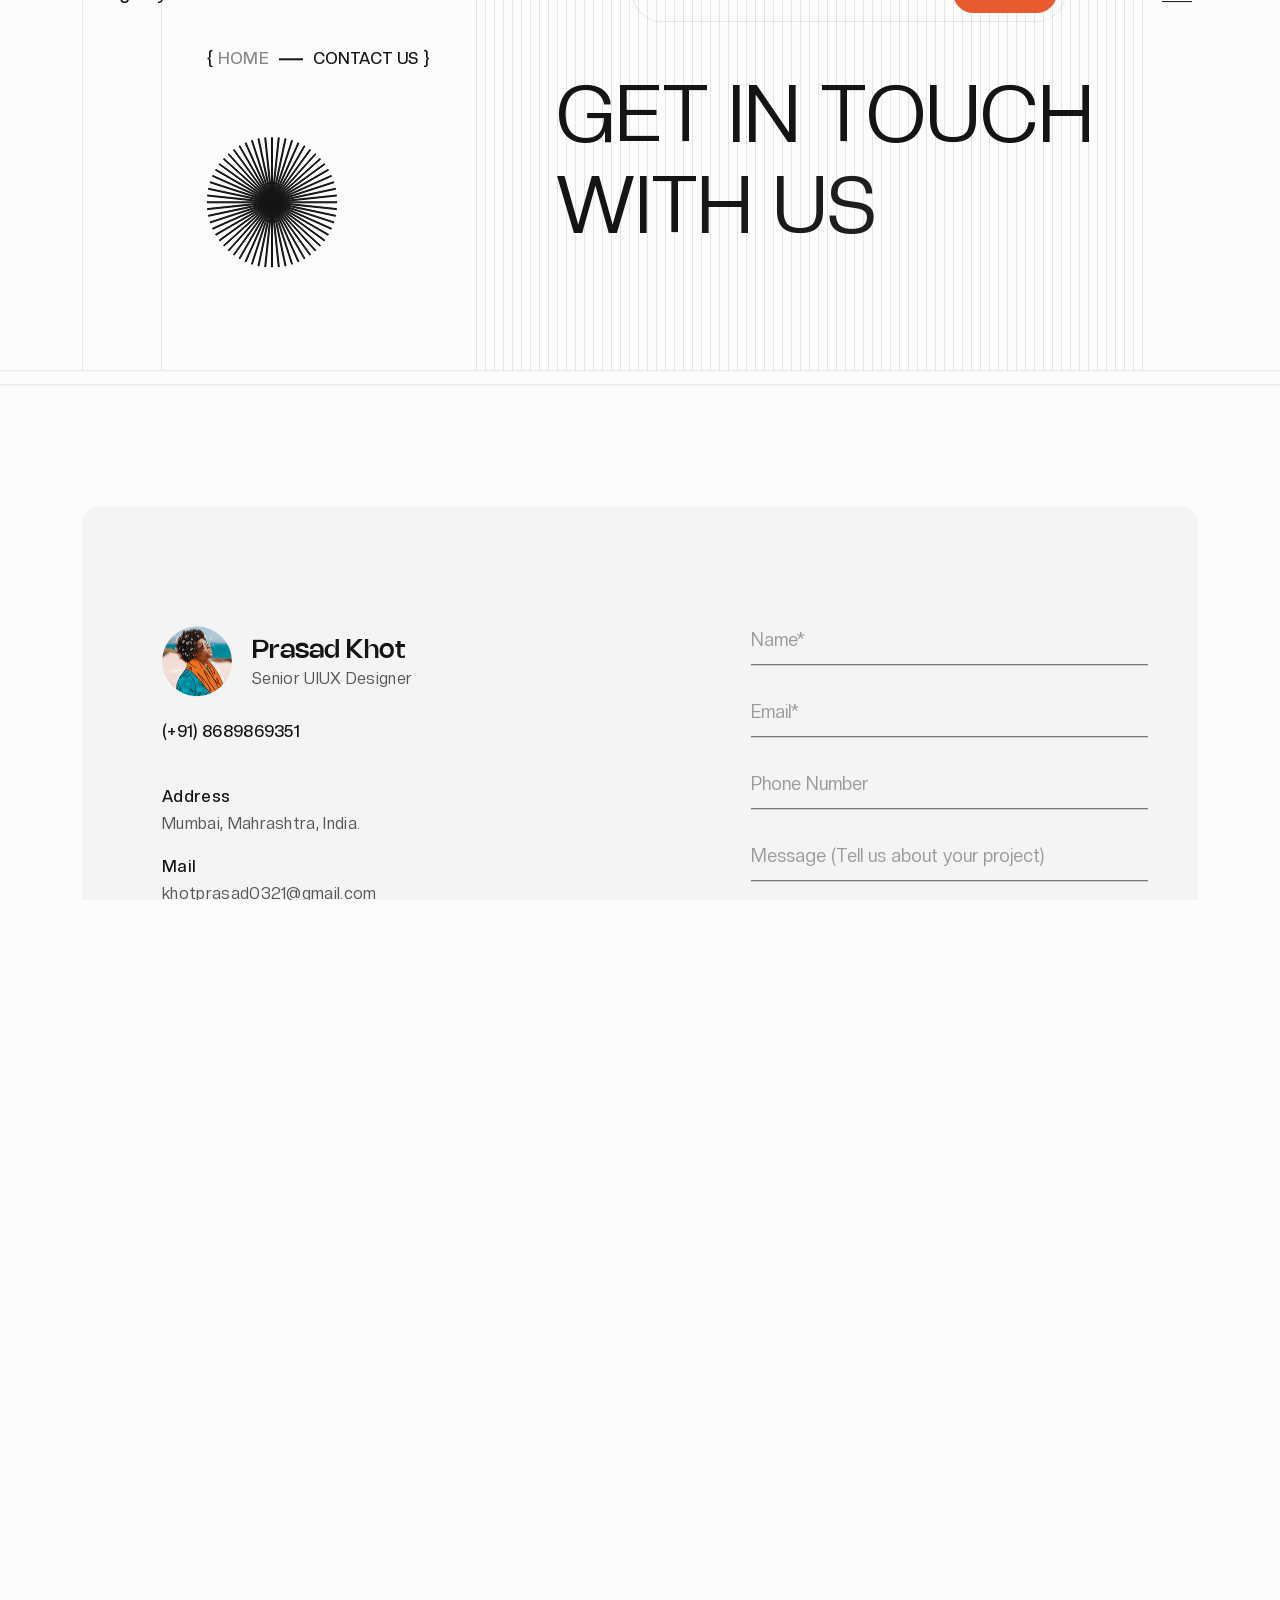
<file: contact.html>
<!DOCTYPE html>
<html lang="en">
  <meta http-equiv="content-type" content="text/html;charset=UTF-8" />
  
  <head>
    <meta charset="UTF-8" />
    <meta name="viewport" content="width=device-width, initial-scale=1.0" />
    <meta http-equiv="X-UA-Compatible" content="IE=edge" />
    <meta name="description" content="" />
    <meta name="keywords" content="" />
    <meta name="author" content="prasad" />
    <meta property="og:title" content="" />
    <meta property="og:description" content="" />
    <meta property="og:type" content="website" />
    <meta property="og:url" content="#" />
    <meta property="og:image" content="../assets/images/preview.html" />
    <meta name="twitter:card" content="summary_large_image" />
    <meta name="twitter:title" content="" />
    <meta name="twitter:description" content="" />
    <meta name="twitter:image" content="../assets/images/preview.html" />
    <meta name="developer" content="Sakebul Islam" />
    <title>Prasad Khot - Senior UIUX Designer</title>
    <link rel="icon" href="assets/images/favicon.png" type="image/x-icon" />
    <link rel="stylesheet" href="assets/css/plugins.css" />
    <link rel="stylesheet" href="assets/css/style.css" />
  </head>

  <body class="inner-page">
    <!-- ================= Preloader Start ================= -->
    <div id="preloader">
      <div id="container" class="container-preloader">
        <!-- <div class="animation-preloader">
          <div class="spinner"></div>
        </div> -->
        <div class="loader-section section-left"></div>
        <div class="loader-section section-right"></div>
      </div>
    </div>
    <!-- ================= Preloader End ================= -->

    <!-- ================= Scroll to top Start ================= -->
    <div class="progress-wrap">
      <svg class="progress-circle svg-content" width="100%" height="100%" viewBox="-1 -1 102 102">
        <path d="M50,1 a49,49 0 0,1 0,98 a49,49 0 0,1 0,-98"></path>
      </svg>
    </div>
    <!-- ================= Scroll to top End ================= -->

    <!-- ================= Sidebar area start here ================= -->
    <div class="offcanvas offcanvas-end" tabindex="-1" id="offcanvasRight">
      <div class="offcanvas-header">
        <h5 class="offcanvas-title">
          <a class='header__logo' href='index.html'>
            <img src="assets/images/logo.svg" alt="logo" />
          </a>
        </h5>
        <button type="button" class="hamburger-menu-close" data-bs-dismiss="offcanvas" aria-label="Close">
          <i class="fa-duotone fa-regular fa-xmark"></i>
        </button>
      </div>
      <div class="offcanvas-menu">
        <!-- Start Mobile Menu -->
        <nav>
          <ul class="orvio__nav-list">
            <li class="orvio__nav-item">
              <a href="#" class="orvio__nav-link" onclick="return false;">
                Home
                <span class="orvio__toggle-btn"></span>
              </a>
            </li>
            <li class="orvio__nav-item">
              <a class='orvio__nav-link' href='about.html'>About</a>
            </li>
            <li class="orvio__nav-item">
              <a class='orvio__nav-link' href='portfolio.html'> Portfolio </a>
            </li>
            <li class="orvio__nav-item">
              <a class='orvio__nav-link' href='contact.html'>Contact</a>
            </li>

          </ul>
        </nav>
        <!-- End Mobile Menu -->
      </div>
      <div class="offcanvas-body">
        <div class="mobile-menu-social-media">
          <a href="#"><i class="fa-brands fa-facebook-f"></i></a>
          <a href="#"><i class="fa-brands fa-youtube"></i></a>
          <a href="#"><i class="fa-brands fa-linkedin-in"></i></a>
          <a href="#"><i class="fa-brands fa-twitter"></i></a>
        </div>
        <p class="info">Orvio is a creative digital agency offering design, branding, and web development services tailored for modern businesses.</p>
        <div class="orvio__mobile-menu-copyright">
          <p class="orvio__mobile-menu-copyright-text">© <span class="current-year"></span> <a href="https://wprealizer.com/">wprealizer</a> . All Rights Reserved.</p>
        </div>
      </div>
    </div>
    <!-- ================= Sidebar area end here ================= -->

    <div id="smooth-wrapper">
      <div id="smooth-content">
        <!-- ================= Header Section Start ================= -->
        <header class="header-2 section position-absolute top-0 w-100">
          <div class="container large-container">
            <div class="header__main">
             <div class="header-2__left-content">
                <!-- <a class='header__logo' href='index.html'>
                  <img src="assets/images/logo.png" alt="logo" />
                </a> -->
                <a href="index.html" class="contact-mail">Design By Prasad</a>
              </div>

              <div class="header__main-menu v2">
                <nav class="circle">
                  <ul>
                    <li >
                      <a href="index.html"> Home </a>
                    </li>
                    <li class="">
                      <a class='' href='about.html'>About</a>
                    </li>
                    <li class="">
                      <a class='' href='portfolio.html'>Portfolio</a>
                    </li>
                    <li class="active">
                      <a class='' href='contact.html'>Contact</a>
                    </li>
                   
                  </ul>
                </nav>
                <div class="menu-btns">
                  <button class="hamburger-menu" type="button" data-bs-toggle="offcanvas" data-bs-target="#offcanvasRight" aria-controls="offcanvasRight">
                    <span class="hamburger-bar"></span>
                    <span class="hamburger-bar"></span>
                    <span class="hamburger-bar"></span>
                  </button>
                </div>
              </div>
            </div>
          </div>
        </header>
        <!-- ================= Header Section End ================= -->
        <main>
          <!--================= breadcrumb section start =================-->
          <div class="breadcrumb section">
            <div class="container large-container">
              <div class="row">
                <div class="col-12">
                  <div class="breadcrumb__wrapper">
                    <div class="breadcrumb__left"></div>
                    <div class="breadcrumb__nav">
                      <nav aria-label="breadcrumb">
                        <ol class="breadcrumb">
                          <li class="breadcrumb-item">
                            <a href='index.html'>Home</a>
                          </li>
                          <li class="breadcrumb-item active" aria-current="page">CONTACT US</li>
                        </ol>
                      </nav>
                      <div class="circle-shape">
                        <svg xmlns="http://www.w3.org/2000/svg" width="130" height="130" viewBox="0 0 130 130" fill="none">
                          <path d="M65.5 0L65.502 55.4043L71.2969 0.303711L72.292 0.408203L66.5029 55.5088L78.0254 1.31641L78.5146 1.41992L79.0029 1.52441L67.4873 55.7148L84.6104 3.02637L85.5615 3.33594L68.4434 56.0283L90.9814 5.41602L91.4375 5.61914L91.8945 5.82324L69.3613 56.4395L97.0674 8.45801L97.9326 8.95801L70.2344 56.9395L102.802 12.1201L103.61 12.708L71.0459 57.5332L108.122 16.3613L108.493 16.6953L108.865 17.0303L71.8018 58.1973L112.97 21.1348L113.305 21.5068L113.639 21.8779L72.4658 58.9531L117.292 26.3896L117.88 27.1982L73.0596 59.7646L121.042 32.0674L121.542 32.9326L73.5596 60.6377L124.177 38.1055L124.381 38.5625L124.584 39.0186L73.9707 61.5557L126.664 44.4385L126.974 45.3896L74.2842 62.5117L128.476 50.9971L128.58 51.4854L128.684 51.9746L74.4902 63.4961L129.592 57.708L129.696 58.7031L74.5947 64.4971L130 64.5V65.5L74.5947 65.502L129.696 71.2969L129.592 72.292L74.4902 66.5029L128.684 78.0254L128.58 78.5146L128.476 79.0029L74.2842 67.4873L126.974 84.6104L126.664 85.5615L73.9707 68.4434L124.584 90.9814L124.381 91.4375L124.177 91.8945L73.5596 69.3613L121.542 97.0674L121.042 97.9326L73.0596 70.2344L117.88 102.802L117.292 103.61L72.4658 71.0459L113.639 108.122L113.305 108.493L112.97 108.865L71.8018 71.8018L108.865 112.97L108.493 113.305L108.122 113.639L71.0459 72.4658L103.61 117.292L102.802 117.88L70.2344 73.0596L97.9326 121.042L97.0674 121.542L69.3613 73.5596L91.8945 124.177L91.4375 124.381L90.9814 124.584L68.4434 73.9707L85.5615 126.664L84.6104 126.974L67.4873 74.2842L79.0029 128.476L78.5146 128.58L78.0254 128.684L66.5029 74.4902L72.292 129.592L71.2969 129.696L65.502 74.5947L65.5 130H64.5L64.4971 74.5947L58.7031 129.696L57.708 129.592L57.9834 126.974L63.4961 74.4902L51.9746 128.684L51.4854 128.58L50.9971 128.476L51.8672 124.381L62.5117 74.2842L45.3896 126.974L44.4385 126.664L45.1807 124.381L61.5557 73.9707L39.0186 124.584L38.5625 124.381L38.1055 124.177L39.501 121.042L60.6377 73.5596L32.9326 121.542L32.0674 121.042L59.7646 73.0596L27.1982 117.88L26.3896 117.292L29.0439 113.639L58.9531 72.4658L21.8779 113.639L21.5068 113.305L21.1348 112.97L58.1973 71.8018L17.0303 108.865L16.6953 108.493L16.3613 108.122L57.5332 71.0459L12.708 103.61L12.1201 102.802L56.9395 70.2344L8.95801 97.9326L8.45801 97.0674L56.4395 69.3613L5.82324 91.8945L5.61914 91.4375L5.41602 90.9814L56.0283 68.4434L3.33594 85.5615L3.18164 85.0859L3.02637 84.6104L55.7148 67.4873L1.52441 79.0029L1.41992 78.5146L1.31641 78.0254L55.5088 66.5029L0.408203 72.292L0.303711 71.2969L55.4043 65.502L0 65.5L0 64.5L55.4043 64.4971L0.303711 58.7031L0.408203 57.708L55.5088 63.4961L1.31641 51.9746L1.41992 51.4854L1.52441 50.9971L55.7148 62.5117L3.02637 45.3896L3.33594 44.4385L56.0283 61.5557L5.41602 39.0186L5.61914 38.5625L5.82324 38.1055L56.4395 60.6377L8.45801 32.9326L8.95801 32.0674L56.9395 59.7646L12.1201 27.1982L12.708 26.3896L57.5332 58.9531L16.3613 21.8779L16.6953 21.5068L17.0303 21.1348L58.1973 58.1973L21.1348 17.0303L21.5068 16.6953L21.8779 16.3613L58.9531 57.5332L26.3896 12.708L27.1982 12.1201L59.7646 56.9395L32.0674 8.95801L32.9326 8.45801L60.6377 56.4395L38.1055 5.82324L38.5625 5.61914L39.0186 5.41602L61.5557 56.0283L44.4385 3.33594L45.3896 3.02637L62.5117 55.7148L50.9971 1.52441L51.4854 1.41992L51.9746 1.31641L63.4961 55.5088L57.708 0.408203L58.7031 0.303711L64.4971 55.4043L64.5 0L65.5 0Z" fill="currentColor" stroke="currentColor" />
                        </svg>
                      </div>
                    </div>
                    <div class="breadcrumb__right">
                      <div class="content-box">
                        <h1 class="breadcrumb-title char-anim">Get in touch with us</h1>
                      </div>
                      <div class="lines" data-gaps="8"></div>
                    </div>
                  </div>
                </div>
              </div>
            </div>
          </div>
          <!--================= breadcrumb section end =================-->

          <!--================= contact section start =================-->
          <section class="contact section section-padding-top">
            <div class="container large-container">
              <div class="contact__wrapper section-padding-top-bottom">
                <div class="row gy-5">
                  <div class="col-lg-7">
                    <div class="row g-4">
                      <div class="col-xxl-6">
                        <div class="contact__user-info">
                          <div class="user-thumb">
                            <img src="assets/images/contact/user-avatar.png" alt="avatar" />
                          </div>
                          <div class="user-info">
                            <h5 class="user-name">Prasad Khot</h5>
                            <span class="designation">Senior UIUX Designer</span>
                          </div>
                        </div>
                      </div>
                      <div class="col-xxl-6">
                        <div class="contact__info">
                          <div class="contact-wrapper">
                            <a href="#" class="phone">(+91) 8689869351</a>
                            
                          </div>

                          <div class="info-wrapper">
                            <div class="info">
                              <span>Address</span>
                              <p>Mumbai, Mahrashtra, India.</p>
                            </div>
                            <div class="info">
                              <span>Mail</span>
                              <p>khotprasad0321@gmail.com</p>
                            </div>
                            <div class="info social-media-info">
                              <span>Follow Us On:</span>
                              <div class="social-media v2">
                                <ul>
                                  <li>
                                    <a href="#0"><i class="fa-brands fa-facebook-f"></i></a>
                                  </li>
                                  <li>
                                    <a href="#0"><i class="fa-brands fa-x-twitter"></i></a>
                                  </li>
                                  <li>
                                    <a href="#0"><i class="fa-brands fa-dribbble"></i></a>
                                  </li>
                                </ul>
                              </div>
                            </div>
                          </div>
                        </div>
                      </div>
                    </div>
                  </div>
                  <div class="col-lg-5">
                    <div class="contact__form-area">
                      <form action="https://orvio-html.netlify.app/orvio-html/index.html" class="contact-form">
                        <div class="form-group">
                          <input type="text" id="name" name="contactName" placeholder="Name*" required />
                        </div>

                        <div class="form-group">
                          <input type="email" id="contactEmail" name="contactEmail" placeholder="Email*" required />
                        </div>
                        <div class="form-group">
                          <input type="text" id="contactNumber" name="contactNumber" placeholder="Phone Number" />
                        </div>

                        <div class="form-group">
                          <textarea id="contactMessage" name="contactMessage" rows="1" placeholder="Message (Tell us about your project)"></textarea>
                        </div>

                        <div class="form-group">
                          <button type="submit" class="orvio-btn7">
                            Contact Us

                            <span class="icon">
                              <i class="fa-regular fa-arrow-up-right"></i>
                              <i class="fa-regular fa-arrow-up-right"></i>
                              <i class="fa-regular fa-arrow-up-right"></i>
                            </span>
                          </button>
                        </div>
                      </form>
                    </div>
                  </div>
                </div>
              </div>
            </div>
          </section>
          <!--================= contact section end =================-->

          <!--================= faq section start =================-->
          
          <!--================= faq section end =================-->
        </main>

        <!--================= footer section start =================-->
        <footer class="footer-one section section-padding-top">
          <div class="footer-one__top row-padding-top-bottom">
            <div class="container">
              <div class="footer-content">
                <div class="main-content">
                  <h2 class="title fade-anim" data-direction="left">LET’S WORK</h2>
                  <div class="content">
                    <p class="orvio_title_anim">We are a creative agency that specializes in making strategy, design, and technology.</p>
                    <h2 class="title fade-anim" data-direction="right">TOGETHER</h2>
                  </div>
                </div>
                <a class='contact-btn' href='contact.html'>
                  <img src="assets/images/footer/contact-btn-img.png" alt="contact-btn-img" />
                  <span class="icon">
                    <i class="fa-light fa-arrow-up-right"></i>
                  </span>
                </a>
              </div>
            </div>
          </div>
          <div class="footer-one__center row-padding-bottom">
            <div class="footer-links fade-anim">
              <ul>
                <li>
                  <a href='index.html'>
                    <span class="text">
                      <em>01</em>
                      Home
                    </span>
                  </a>
                </li>
                <li>
                  <a href='about.html'>
                    <span class="text">
                      <em>02</em>
                      About Us
                    </span>
                  </a>
                </li>
                <li>
                  <a href='work.html'>
                    <span class="text">
                      <em>02</em>
                      Works
                    </span>
                  </a>
                </li>
                <li>
                  <a href='contact.html'>
                    <span class="text">
                      <em>04</em>
                      Contact
                    </span>
                  </a>
                </li>
              </ul>
            </div>
          </div>
          <div class="footer-one__bottom">
            <div class="container">
              <div class="row align-items-center g-3">
                <div class="col-lg-4 order-2 order-lg-0">
                  <div class="footer-info">
                    <a href="#0">12/A, Green Garden Street Malmo, Sweden</a>
                    <a href="tel:+7045550127">Contact: (704) 555-0127</a>
                  </div>
                </div>
                <div class="col-lg-5 order-1 order-lg-1">
                  <div class="footer-social">
                    <ul>
                      <li><a href="#0">Linkedin</a></li>
                      <li><a href="#0">Twitter</a></li>
                      <li><a href="#0">Instagram</a></li>
                    </ul>
                  </div>
                </div>
                <div class="col-lg-3 order-0 order-lg-2">
                  <p class="footer-copyright text-center text-lg-end">
                    Copyright © <span class="current-year"></span>
                    <a href="#">Wprealizer</a>
                  </p>
                </div>
              </div>
            </div>
          </div>
        </footer>
        <!--================= footer section end =================-->
      </div>
    </div>

    <!-- JS Files -->
    <!-- jQuery -->
    <script src="assets/js/vendor/jquery-3.7.1.min.js"></script>

    <!-- Counter JS -->
    <script src="assets/js/vendor/counter.js"></script>

    <!-- Bootstrap -->
    <script src="assets/js/vendor/bootstrap.bundle.min.js"></script>

    <!-- jQuery meanMenu -->
    <script src="assets/js/vendor/jquery.meanmenu.min.js"></script>

    <!-- Swiper slider Plugin -->
    <script src="assets/js/vendor/swiper-bundle.min.js"></script>

    <!-- Swiper slider Plugin -->
    <script src="assets/js/vendor/jquery.magnific-popup.min.js"></script>

    <!-- GSAP -->
    <script src="assets/js/vendor/gsap.min.js"></script>
    <script src="assets/js/vendor/ScrollSmoother.min.js"></script>
    <script src="assets/js/vendor/ScrollTrigger.min.js"></script>
    <script src="assets/js/vendor/ScrollToPlugin.min.js"></script>
    <script src="assets/js/vendor/SplitText.min.js"></script>
    <script src="assets/js/vendor/split-types.min.js"></script>
    <!-- <script src="./assets/js/vendor/lenis.min.js"></script> -->

    <!-- BackToTop JavaScript File -->
    <script src="assets/js/vendor/backToTop.js"></script>

    <!-- Main JavaScript File -->
    <script src="assets/js/main.js"></script>
  </body>

<!-- Mirrored from orvio-html.netlify.app/orvio-html/contact by HTTrack Website Copier/3.x [XR&CO'2014], Fri, 17 Oct 2025 12:25:55 GMT -->
</html>
</file>
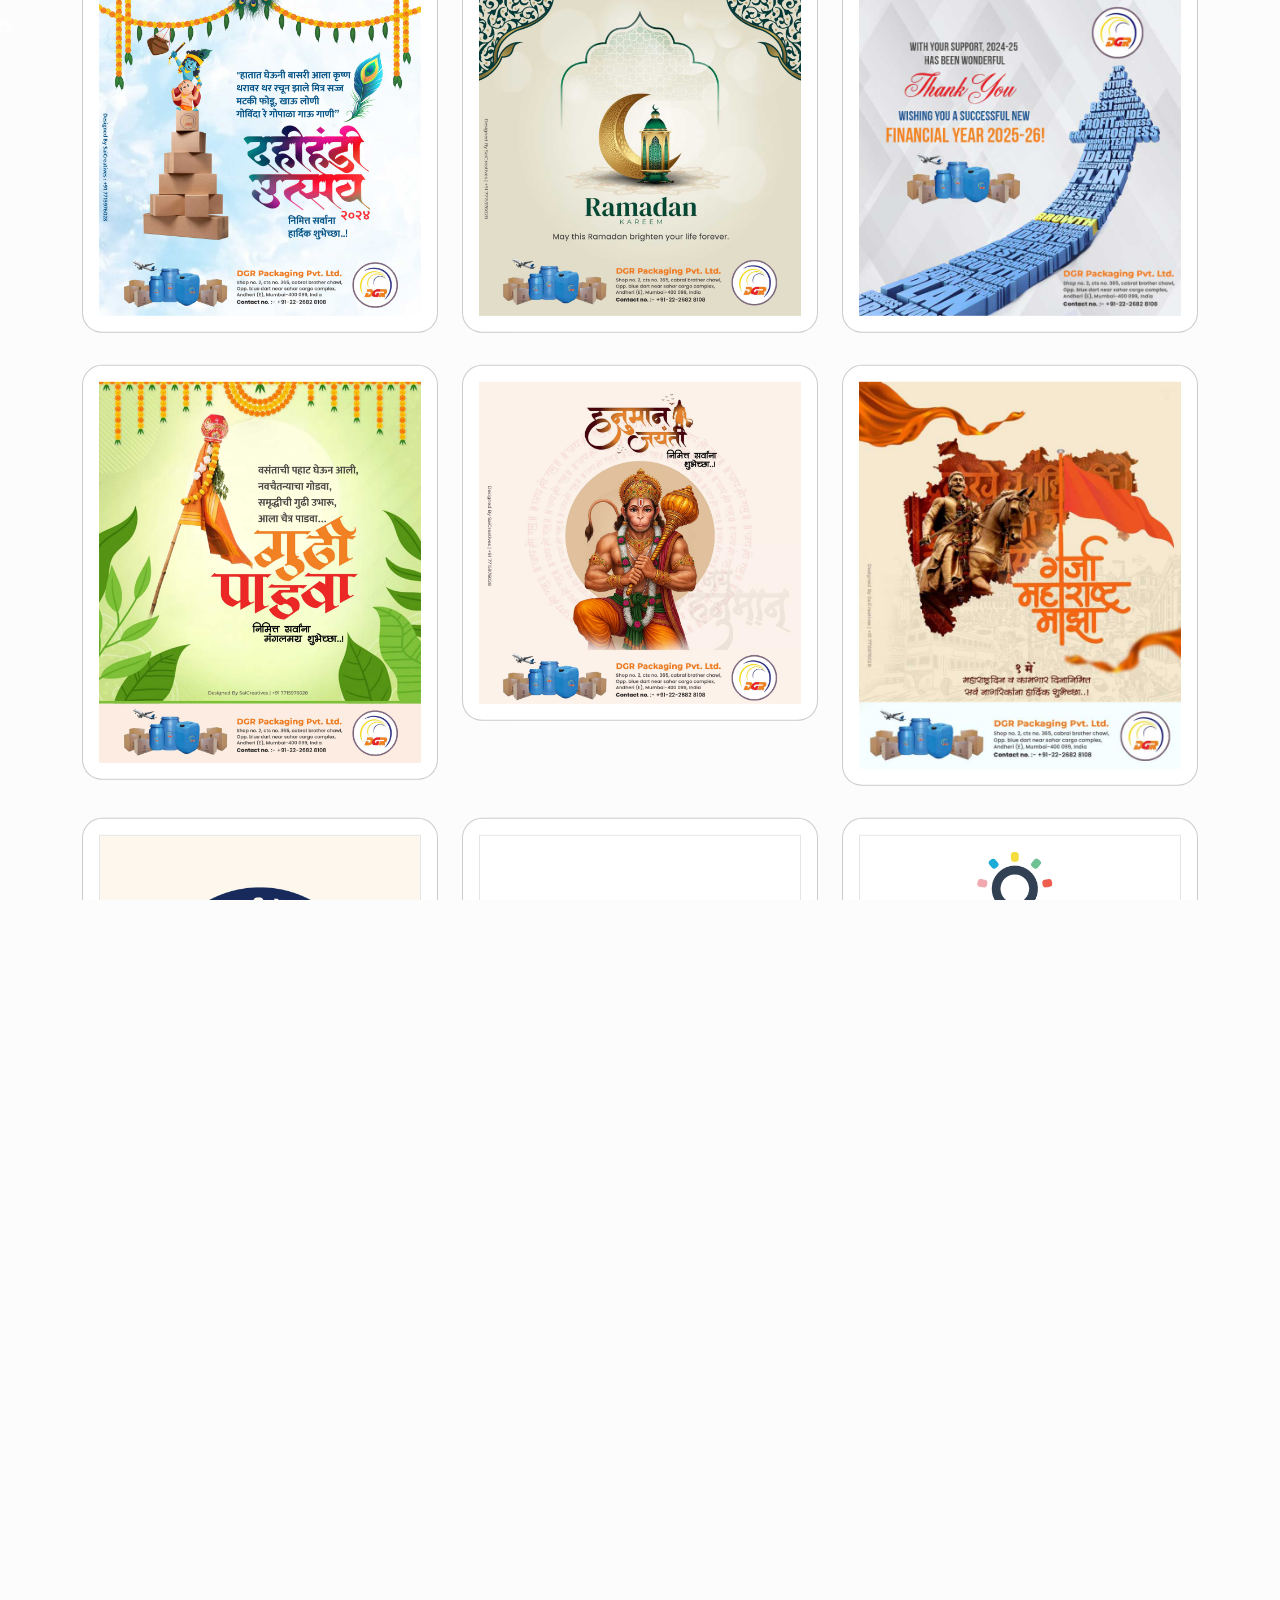
<file: portfolio.html>
<!DOCTYPE html>
<html lang="en">
  <meta http-equiv="content-type" content="text/html;charset=UTF-8" />

  <head>
    <meta charset="UTF-8" />
    <meta name="viewport" content="width=device-width, initial-scale=1.0" />
    <meta http-equiv="X-UA-Compatible" content="IE=edge" />
    <meta name="description" content="" />
    <meta name="keywords" content="" />
    <meta name="author" content="prasad" />
    <meta property="og:title" content="" />
    <meta property="og:description" content="" />
    <meta property="og:type" content="website" />
    <meta property="og:url" content="" />
    <meta property="og:image" content="../assets/images/preview.html" />
    <meta name="twitter:card" content="summary_large_image" />
    <meta name="twitter:title" content="" />
    <meta name="twitter:description" content="" />
    <meta name="twitter:image" content="../assets/images/preview.html" />
    <meta name="developer" content="Sakebul Islam" />
    <title>Prasad Khot - Senior UIUX Designer</title>
    <link rel="icon" href="assets/images/favicon.png" type="image/x-icon" />
    <link rel="stylesheet" href="assets/css/plugins.css" />
    <link rel="stylesheet" href="assets/css/style.css" />
  </head>

  <body class="inner-page">
    <!-- ================= Preloader Start ================= -->
    <div id="preloader">
      <div id="container" class="container-preloader">
        <!-- <div class="animation-preloader">
          <div class="spinner"></div>
        </div> -->
        <div class="loader-section section-left"></div>
        <div class="loader-section section-right"></div>
      </div>
    </div>
    <!-- ================= Preloader End ================= -->

    <!-- ================= Scroll to top Start ================= -->
    <div class="progress-wrap">
      <svg class="progress-circle svg-content" width="100%" height="100%" viewBox="-1 -1 102 102">
        <path d="M50,1 a49,49 0 0,1 0,98 a49,49 0 0,1 0,-98"></path>
      </svg>
    </div>
    <!-- ================= Scroll to top End ================= -->

    <!-- ================= Sidebar area start here ================= -->
    <div class="offcanvas offcanvas-end" tabindex="-1" id="offcanvasRight">
      <!-- <div class="offcanvas-header">
        <h5 class="offcanvas-title">
          <a class='header__logo' href='index.html'>
            <img src="assets/images/logo.svg" alt="logo" />
          </a>
        </h5>
        <button type="button" class="hamburger-menu-close" data-bs-dismiss="offcanvas" aria-label="Close">
          <i class="fa-duotone fa-regular fa-xmark"></i>
        </button>
      </div> -->
      <div class="offcanvas-menu">
        <!-- Start Mobile Menu -->
        <nav>
          <ul class="orvio__nav-list">
            <li class="orvio__nav-item">
              <a href="#" class="orvio__nav-link" onclick="return false;">
                Home <span class="orvio__toggle-btn"></span>
              </a>
            </li>
            <li class="orvio__nav-item">
              <a class='orvio__nav-link' href='portfolio.html'>Portfolio</a>
            </li>
            <li class="orvio__nav-item">
              <a class='orvio__nav-link' href='contact.html'>Contact</a>
            </li>
          </ul>
        </nav>
        <!-- End Mobile Menu -->
      </div>
      
    </div>
    <!-- ================= Sidebar area end here ================= -->

    <div id="smooth-wrapper">
      <div id="smooth-content">
        <header class="header-2 section position-absolute top-0 w-100">
               <div class="container large-container">
                  <div class="header__main">
                     <div class="header-2__left-content">
                        <!-- <a class='header__logo' href='index.html'>
                           <img src="assets/images/logo.png" alt="logo" />
                           </a> -->
                        <a href="index.html" class="contact-mail">Design By Prasad </a>
                     </div>
                     <div class="header__main-menu v2">
                        <nav class="circle">
                           <ul>
                              <li class="">
                                 <a class='' href='portfolio.html'>View Portfolio</a>
                              </li>
                              <li class="orvio__nav-item">
                                 <a class='orvio__nav-link'href="assets/images/Prasadkhot_resume25.pdf" download="Prasad-Khot-Resume.pdf">Download Resume</a>
                              </li>
                           </ul>
                        </nav>
                        <div class="menu-btns">
                           <button class="hamburger-menu" type="button" data-bs-toggle="offcanvas" data-bs-target="#offcanvasRight" aria-controls="offcanvasRight">
                           <span class="hamburger-bar"></span>
                           <span class="hamburger-bar"></span>
                           <span class="hamburger-bar"></span>
                           </button>
                        </div>
                     </div>
                  </div>
               </div>
            </header>
        <main>
          <!--================= breadcrumb section start =================-->
         
          <!--================= breadcrumb section end =================-->

          <!--================= work section start =================-->
          <section class="gallary-main mt-4 topsectionpadd">
            <div class="container">
              <div class="row">
        <div class="tabs text-center mb-4 p-0">
          <ul class="nav p-0">
            <li class="nav-item"><a href="#" class="nav-link active" data-filter="all">All</a></li>
            <li class="nav-item"><a href="#" class="nav-link" data-filter="festival">Festival</a></li>
            <li class="nav-item"><a href="#" class="nav-link" data-filter="logo">Logo</a></li>
            <li class="nav-item"><a href="#" class="nav-link" data-filter="marathibanner">Marathi Banner</a></li>
            <li class="nav-item"><a href="#" class="nav-link" data-filter="mobileapp">Mobile App</a></li>
            <li class="nav-item"><a href="#" class="nav-link" data-filter="posterdesign">Poster Design</a></li>
            <li class="nav-item"><a href="#" class="nav-link" data-filter="socialmedia">Social Media Post</a></li>
          </ul>
        </div>
        
        <!-- Gallery Images -->
        <div class="mobile-view-card img-vid-container col-sm-12 col-md-6 col-lg-4 " data-category="festival">
            <section class="work-section">
                <div class="video-container-nopadding position-relative" >
                <img style="border: none;" src="assets/images/portfolio/Festival Post/f1.jpg" alt="">
                </div>
            </section>
        </div>
        <div class="mobile-view-card img-vid-container col-sm-12 col-md-6 col-lg-4 " data-category="festival">
            <section class="work-section">
                <div class="video-container-nopadding position-relative" >
                <img style="border: none;" src="assets/images/portfolio/Festival Post/f2.jpg" alt="">
                </div>
            </section>
        </div>
        <div class="mobile-view-card img-vid-container col-sm-12 col-md-6 col-lg-4 " data-category="festival">
            <section class="work-section">
                <div class="video-container-nopadding position-relative" >
                <img style="border: none;" src="assets/images/portfolio/Festival Post/f3.jpg" alt="">
                </div>
            </section>
        </div>
        <div class="mobile-view-card img-vid-container col-sm-12 col-md-6 col-lg-4 " data-category="festival">
            <section class="work-section">
                <div class="video-container-nopadding position-relative" >
                <img style="border: none;" src="assets/images/portfolio/Festival Post/f4.jpg" alt="">
                </div>
            </section>
        </div>
        <div class="mobile-view-card img-vid-container col-sm-12 col-md-6 col-lg-4 " data-category="festival">
            <section class="work-section">
                <div class="video-container-nopadding position-relative" >
                <img style="border: none;" src="assets/images/portfolio/Festival Post/f5.jpg" alt="">
                </div>
            </section>
        </div>
        <div class="mobile-view-card img-vid-container col-sm-12 col-md-6 col-lg-4 " data-category="festival">
            <section class="work-section">
                <div class="video-container-nopadding position-relative" >
                <img style="border: none;" src="assets/images/portfolio/Festival Post/f6.jpg" alt="">
                </div>
            </section>
        </div>  
        
        

        <div class="mobile-view-card img-vid-container col-sm-12 col-md-6 col-lg-4 " data-category="logo">
            <section class="work-section  ">
                <div class="video-container-nopadding position-relative" style="background-color: #fff; border: 1px solid rgba(0, 0, 0, 0.1);">
                <img style="border: none;" src="assets/images/portfolio/Logo/logo1.jpg" alt="">
                </div>
            </section>
        </div>
        <div class="mobile-view-card img-vid-container col-sm-12 col-md-6 col-lg-4 " data-category="logo">
            <section class="work-section  ">
                <div class="video-container-nopadding position-relative" style="background-color: #fff; border: 1px solid rgba(0, 0, 0, 0.1);">
                <img style="border: none;" src="assets/images/portfolio/Logo/logo2.png" alt="">
                </div>
            </section>
        </div>
        <div class="mobile-view-card img-vid-container col-sm-12 col-md-6 col-lg-4 " data-category="logo">
            <section class="work-section  ">
                <div class="video-container-nopadding position-relative" style="background-color: #fff; border: 1px solid rgba(0, 0, 0, 0.1);">
                <img style="border: none;" src="assets/images/portfolio/Logo/logo3.png" alt="">
                </div>
            </section>
        </div>
        <div class="mobile-view-card img-vid-container col-sm-12 col-md-6 col-lg-4 " data-category="logo">
            <section class="work-section  ">
                <div class="video-container-nopadding position-relative" style="background-color: #fff; border: 1px solid rgba(0, 0, 0, 0.1);">
                <img style="border: none;" src="assets/images/portfolio/Logo/logo4.png" alt="">
                </div>
            </section>
        </div>
        <div class="mobile-view-card img-vid-container col-sm-12 col-md-6 col-lg-4 " data-category="logo">
            <section class="work-section  ">
                <div class="video-container-nopadding position-relative" style="background-color: #fff; border: 1px solid rgba(0, 0, 0, 0.1);">
                <img style="border: none;" src="assets/images/portfolio/Logo/logo5.png" alt="">
                </div>
            </section>
        </div>
        <div class="mobile-view-card img-vid-container col-sm-12 col-md-6 col-lg-4 " data-category="logo">
            <section class="work-section  ">
                <div class="video-container-nopadding position-relative" style="background-color: #fff; border: 1px solid rgba(0, 0, 0, 0.1);">
                <img style="border: none;" src="assets/images/portfolio/Logo/logo6.png" alt="">
                </div>
            </section>
        </div>
        <div class="mobile-view-card img-vid-container col-sm-12 col-md-6 col-lg-4 " data-category="logo">
            <section class="work-section  ">
                <div class="video-container-nopadding position-relative" style="background-color: #fff; border: 1px solid rgba(0, 0, 0, 0.1);">
                <img style="border: none;" src="assets/images/portfolio/Logo/logo7.jpg" alt="">
                </div>
            </section>
        </div>


        <div class="mobile-view-card img-vid-container col-sm-12 col-md-6 col-lg-4 " data-category="marathibanner">
            <section class="work-section  ">
                <div class="video-container-nopadding position-relative" style="background-color: #fff; border: 1px solid rgba(0, 0, 0, 0.1);">
                <img style="border: none;" src="assets/images/portfolio/Marathi banner/marathibanner1.jpg" alt="">
                </div>
            </section>
        </div>
         <div class="mobile-view-card img-vid-container col-sm-12 col-md-6 col-lg-4 " data-category="marathibanner">
            <section class="work-section  ">
                <div class="video-container-nopadding position-relative" style="background-color: #fff; border: 1px solid rgba(0, 0, 0, 0.1);">
                <img style="border: none;" src="assets/images/portfolio/Marathi banner/marathibanner2.jpg" alt="">
                </div>
            </section>
        </div>
         <div class="mobile-view-card img-vid-container col-sm-12 col-md-6 col-lg-4 " data-category="marathibanner">
            <section class="work-section  ">
                <div class="video-container-nopadding position-relative" style="background-color: #fff; border: 1px solid rgba(0, 0, 0, 0.1);">
                <img style="border: none;" src="assets/images/portfolio/Marathi banner/marathibanner3.jpg" alt="">
                </div>
            </section>
        </div>

         <div class="mobile-view-card img-vid-container col-sm-12 col-md-6 col-lg-4 " data-category="mobileapp">
            <section class="work-section  ">
                <div class="video-container-nopadding position-relative" style="background-color: #fff; border: 1px solid rgba(0, 0, 0, 0.1);">
                <img style="border: none;" src="assets/images/portfolio/Mobile App/mapp1.jpg" alt="">
                </div>
            </section>
        </div>
         <div class="mobile-view-card img-vid-container col-sm-12 col-md-6 col-lg-4 " data-category="mobileapp">
            <section class="work-section  ">
                <div class="video-container-nopadding position-relative" style="background-color: #fff; border: 1px solid rgba(0, 0, 0, 0.1);">
                <img style="border: none;" src="assets/images/portfolio/Mobile App/mapp2.jpg" alt="">
                </div>
            </section>
        </div>

        <div class="mobile-view-card img-vid-container col-sm-12 col-md-6 col-lg-4 " data-category="posterdesign">
            <section class="work-section  ">
                <div class="video-container-nopadding position-relative" style="background-color: #fff; border: 1px solid rgba(0, 0, 0, 0.1);">
                <img style="border: none;" src="assets/images/portfolio/Poster Design/poster1.jpg" alt="">
                </div>
            </section>
        </div>
        <div class="mobile-view-card img-vid-container col-sm-12 col-md-6 col-lg-4 " data-category="posterdesign">
            <section class="work-section  ">
                <div class="video-container-nopadding position-relative" style="background-color: #fff; border: 1px solid rgba(0, 0, 0, 0.1);">
                <img style="border: none;" src="assets/images/portfolio/Poster Design/poster2.jpg" alt="">
                </div>
            </section>
        </div>
        <div class="mobile-view-card img-vid-container col-sm-12 col-md-6 col-lg-4 " data-category="posterdesign">
            <section class="work-section  ">
                <div class="video-container-nopadding position-relative" style="background-color: #fff; border: 1px solid rgba(0, 0, 0, 0.1);">
                <img style="border: none;" src="assets/images/portfolio/Poster Design/poster3.jpg" alt="">
                </div>
            </section>
        </div>
        <div class="mobile-view-card img-vid-container col-sm-12 col-md-6 col-lg-4 " data-category="posterdesign">
            <section class="work-section  ">
                <div class="video-container-nopadding position-relative" style="background-color: #fff; border: 1px solid rgba(0, 0, 0, 0.1);">
                <img style="border: none;" src="assets/images/portfolio/Poster Design/poster4.jpg" alt="">
                </div>
            </section>
        </div>

        <div class="mobile-view-card img-vid-container col-sm-12 col-md-6 col-lg-4 " data-category="socialmedia">
            <section class="work-section  ">
                <div class="video-container-nopadding position-relative" style="background-color: #fff; border: 1px solid rgba(0, 0, 0, 0.1);">
                <img style="border: none;" src="assets/images/portfolio/Social Media/sc1.jpg" alt="">
                </div>
            </section>
        </div>
        <div class="mobile-view-card img-vid-container col-sm-12 col-md-6 col-lg-4 " data-category="socialmedia">
            <section class="work-section  ">
                <div class="video-container-nopadding position-relative" style="background-color: #fff; border: 1px solid rgba(0, 0, 0, 0.1);">
                <img style="border: none;" src="assets/images/portfolio/Social Media/sc2.jpg" alt="">
                </div>
            </section>
        </div>
        <div class="mobile-view-card img-vid-container col-sm-12 col-md-6 col-lg-4 " data-category="socialmedia">
            <section class="work-section  ">
                <div class="video-container-nopadding position-relative" style="background-color: #fff; border: 1px solid rgba(0, 0, 0, 0.1);">
                <img style="border: none;" src="assets/images/portfolio/Social Media/sc3.jpg" alt="">
                </div>
            </section>
        </div>
        <div class="mobile-view-card img-vid-container col-sm-12 col-md-6 col-lg-4 " data-category="socialmedia">
            <section class="work-section  ">
                <div class="video-container-nopadding position-relative" style="background-color: #fff; border: 1px solid rgba(0, 0, 0, 0.1);">
                <img style="border: none;" src="assets/images/portfolio/Social Media/sc4.jpg" alt="">
                </div>
            </section>
        </div>
        <div class="mobile-view-card img-vid-container col-sm-12 col-md-6 col-lg-4 " data-category="socialmedia">
            <section class="work-section  ">
                <div class="video-container-nopadding position-relative" style="background-color: #fff; border: 1px solid rgba(0, 0, 0, 0.1);">
                <img style="border: none;" src="assets/images/portfolio/Social Media/sc5.jpg" alt="">
                </div>
            </section>
        </div>
        <div class="mobile-view-card img-vid-container col-sm-12 col-md-6 col-lg-4 " data-category="socialmedia">
            <section class="work-section  ">
                <div class="video-container-nopadding position-relative" style="background-color: #fff; border: 1px solid rgba(0, 0, 0, 0.1);">
                <img style="border: none;" src="assets/images/portfolio/Social Media/sc6.jpg" alt="">
                </div>
            </section>
        </div>
        <div class="mobile-view-card img-vid-container col-sm-12 col-md-6 col-lg-4 " data-category="socialmedia">
            <section class="work-section  ">
                <div class="video-container-nopadding position-relative" style="background-color: #fff; border: 1px solid rgba(0, 0, 0, 0.1);">
                <img style="border: none;" src="assets/images/portfolio/Social Media/sc7.jpg" alt="">
                </div>
            </section>
        </div>


        
    </div>

            </div>
    
    
  </section>
          <!--================= work section end =================-->
        </main>

        <!--================= footer section start =================-->
        <footer class="footer-one section section-padding-top">
          <div class="footer-one__top row-padding-top-bottom">
            <div class="container">
              <div class="footer-content">
                <div class="main-content">
                  <h2 class="title fade-anim" data-direction="left">LET’S WORK</h2>
                  <div class="content">
                    <p class="orvio_title_anim">We are a creative agency that specializes in making strategy, design, and technology.</p>
                    <h2 class="title fade-anim" data-direction="right">TOGETHER</h2>
                  </div>
                </div>
                <a class='contact-btn' href='contact.html'>
                  <img src="assets/images/footer/contact-btn-img.png" alt="contact-btn-img" />
                  <span class="icon">
                    <i class="fa-light fa-arrow-up-right"></i>
                  </span>
                </a>
              </div>
            </div>
          </div>
          <div class="footer-one__center row-padding-bottom">
            <div class="footer-links fade-anim">
              <ul>
                <li>
                  <a href='index.html'>
                    <span class="text">
                      <em>01</em>
                      Home
                    </span>
                  </a>
                </li>
                <li>
                  <a href='about.html'>
                    <span class="text">
                      <em>02</em>
                      About Us
                    </span>
                  </a>
                </li>
                <li>
                  <a href='work.html'>
                    <span class="text">
                      <em>02</em>
                      Works
                    </span>
                  </a>
                </li>
                <li>
                  <a href='contact.html'>
                    <span class="text">
                      <em>04</em>
                      Contact
                    </span>
                  </a>
                </li>
              </ul>
            </div>
          </div>
          <div class="footer-one__bottom">
            <div class="container">
              <div class="row align-items-center g-3">
                <div class="col-lg-4 order-2 order-lg-0">
                  <div class="footer-info">
                    <a href="#0">12/A, Green Garden Street Malmo, Sweden</a>
                    <a href="tel:+7045550127">Contact: (704) 555-0127</a>
                  </div>
                </div>
                <div class="col-lg-5 order-1 order-lg-1">
                  <div class="footer-social">
                    <ul>
                      <li><a href="#0">Linkedin</a></li>
                      <li><a href="#0">Twitter</a></li>
                      <li><a href="#0">Instagram</a></li>
                    </ul>
                  </div>
                </div>
                <div class="col-lg-3 order-0 order-lg-2">
                  <p class="footer-copyright text-center text-lg-end">
                    Copyright © <span class="current-year"></span>
                    <a href="#">Wprealizer</a>
                  </p>
                </div>
              </div>
            </div>
          </div>
        </footer>
        <!--================= footer section end =================-->
      </div>
    </div>
<link rel="stylesheet" href="https://maxcdn.bootstrapcdn.com/font-awesome/4.5.0/css/font-awesome.min.css">
<a href="https://api.whatsapp.com/send?phone=51955081075&text=Hola%21%20Quisiera%20m%C3%A1s%20informaci%C3%B3n%20sobre%20Varela%202." class="float" target="_blank">
<i class="fa fa-whatsapp my-float"></i>
</a>
    <!-- JS Files -->
    <!-- jQuery -->
    <script src="assets/js/vendor/jquery-3.7.1.min.js"></script>

    <!-- Counter JS -->
    <script src="assets/js/vendor/counter.js"></script>

    <!-- Bootstrap -->
    <script src="assets/js/vendor/bootstrap.bundle.min.js"></script>

    <!-- jQuery meanMenu -->
    <script src="assets/js/vendor/jquery.meanmenu.min.js"></script>

    <!-- Swiper slider Plugin -->
    <script src="assets/js/vendor/swiper-bundle.min.js"></script>

    <!-- Swiper slider Plugin -->
    <script src="assets/js/vendor/jquery.magnific-popup.min.js"></script>

    <!-- Isotope Plugin -->
    <script src="assets/js/vendor/isotope.pkgd.min.js"></script>
    <script src="assets/js/vendor/imagesloaded.pkgd.min.js"></script>

    <!-- GSAP -->
    <script src="assets/js/vendor/gsap.min.js"></script>
    <script src="assets/js/vendor/ScrollSmoother.min.js"></script>
    <script src="assets/js/vendor/ScrollTrigger.min.js"></script>
    <script src="assets/js/vendor/ScrollToPlugin.min.js"></script>
    <script src="assets/js/vendor/SplitText.min.js"></script>
    <script src="assets/js/vendor/split-types.min.js"></script>
    <!-- <script src="./assets/js/vendor/lenis.min.js"></script> -->

    <!-- BackToTop JavaScript File -->
    <script src="assets/js/vendor/backToTop.js"></script>

    <!-- Main JavaScript File -->
    <script src="assets/js/main.js"></script>

    <script>
    // ---------- GALLERY FILTER ----------
  const tabs = document.querySelectorAll(".nav-link");
  const items = document.querySelectorAll(".img-vid-container");

  if (tabs.length && items.length) {
    tabs.forEach(tab => {
      tab.addEventListener("click", e => {
        e.preventDefault();
        tabs.forEach(t => t.classList.remove("active"));
        tab.classList.add("active");

        const filter = tab.getAttribute("data-filter");
        items.forEach(item => {
          if (filter === "all" || item.getAttribute("data-category") === filter) {
            item.style.display = "block";
            item.classList.add("fade-in");
          } else {
            item.style.display = "none";
            item.classList.remove("fade-in");
          }
        });
      });
    });
  }
</script>
  </body>

<!-- Mirrored from orvio-html.netlify.app/orvio-html/work by HTTrack Website Copier/3.x [XR&CO'2014], Fri, 17 Oct 2025 12:25:13 GMT -->
</html>
</file>
